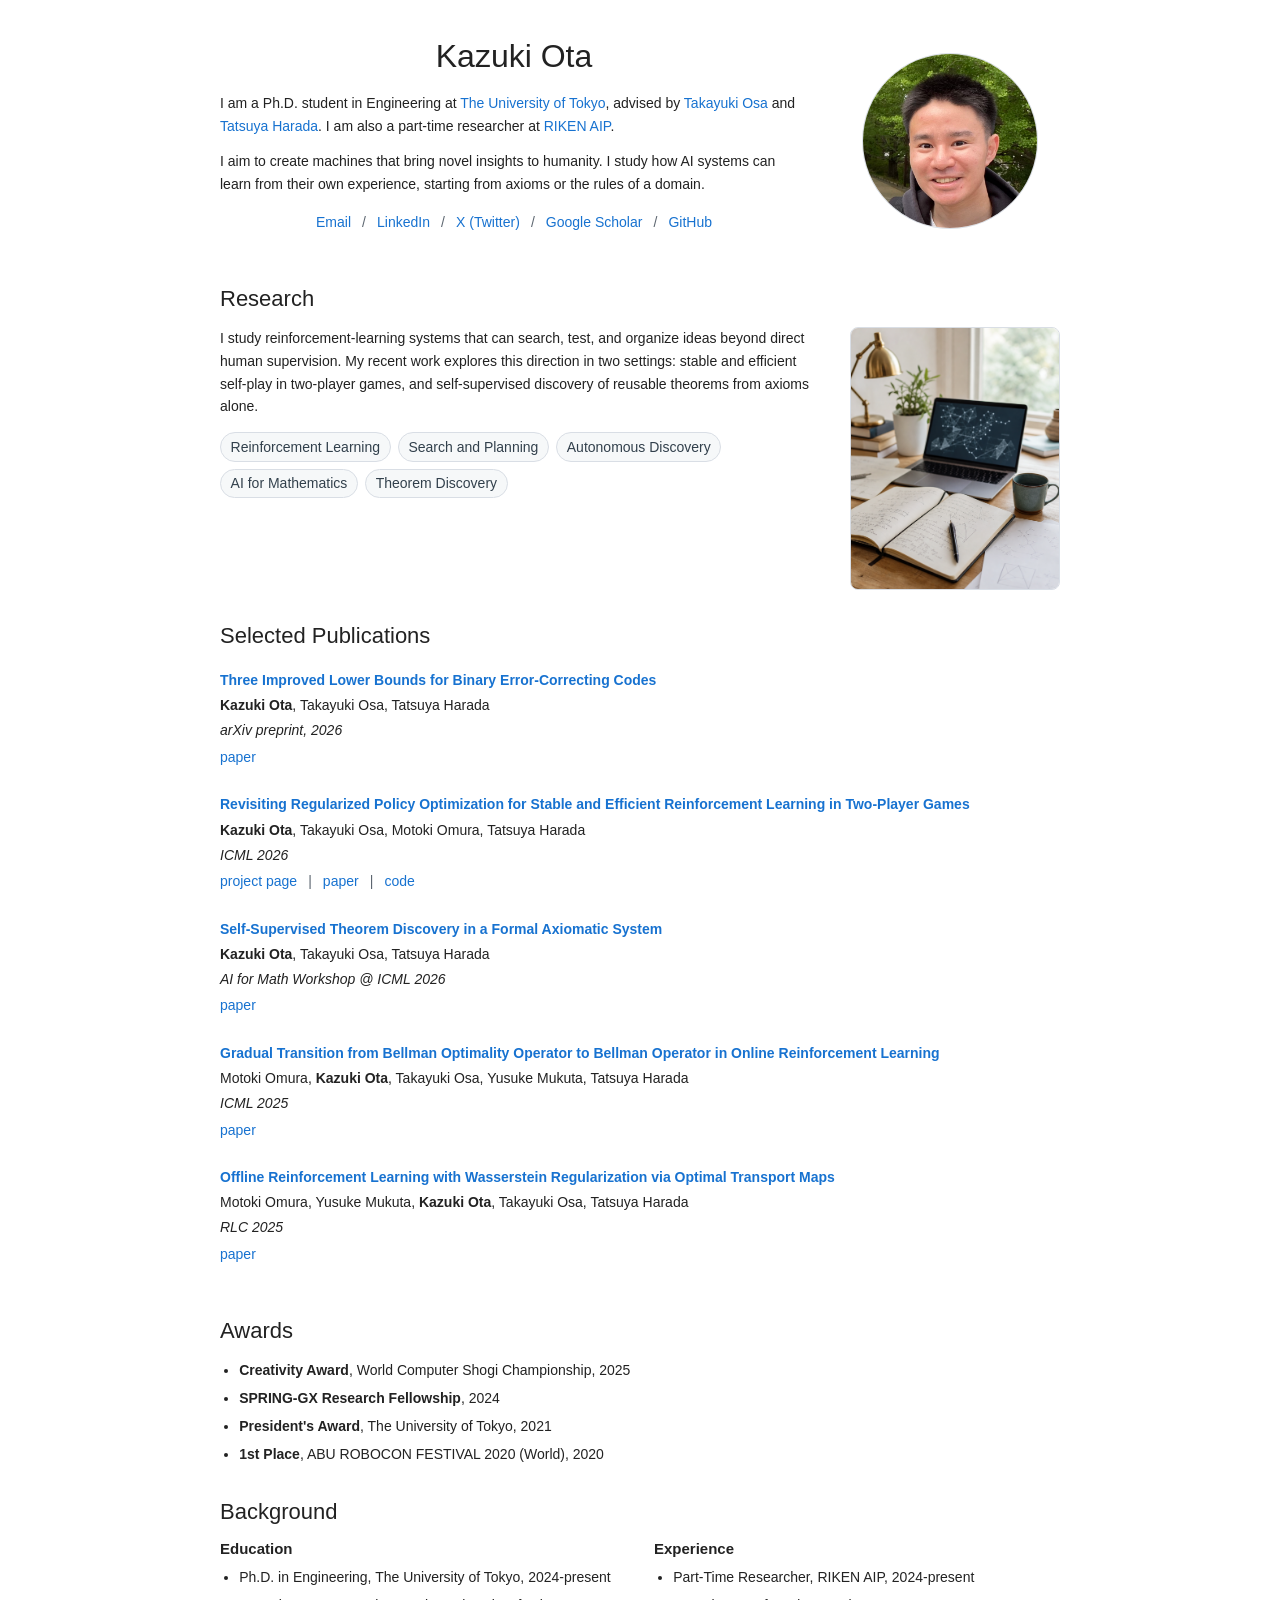
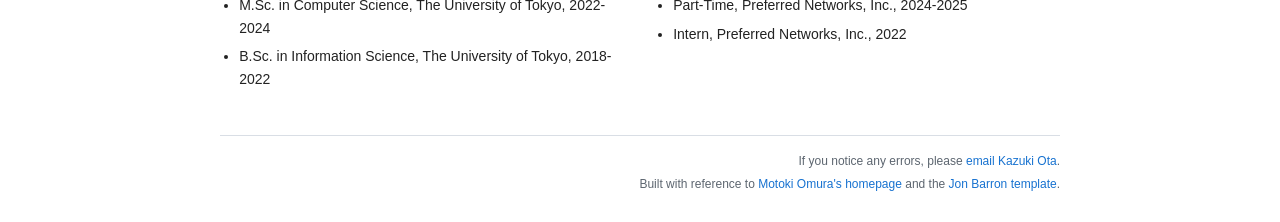
<file: index.html>
<!DOCTYPE html>
<html lang="en">
  <head>
    <!-- Google tag (gtag.js) -->
    <script async src="https://www.googletagmanager.com/gtag/js?id=G-ZYWMTQJR9X"></script>
    <script>
      window.dataLayer = window.dataLayer || [];
      function gtag(){dataLayer.push(arguments);}
      gtag("js", new Date());

      gtag("config", "G-ZYWMTQJR9X");
    </script>
    <meta charset="UTF-8" />
    <meta name="viewport" content="width=device-width, initial-scale=1" />
    <title>Kazuki Ota</title>
    <meta name="author" content="Kazuki Ota" />
    <meta
      name="description"
      content="Personal homepage of Kazuki Ota."
    />
    <meta property="og:type" content="website" />
    <meta property="og:title" content="Kazuki Ota" />
    <meta
      property="og:description"
      content="Personal homepage of Kazuki Ota."
    />
    <meta property="og:url" content="https://kazukiohta.github.io/" />
    <meta name="twitter:card" content="summary" />
    <meta name="twitter:title" content="Kazuki Ota" />
    <meta
      name="twitter:description"
      content="Personal homepage of Kazuki Ota."
    />
    <link rel="stylesheet" href="./stylesheet.css" />
  </head>
  <body>
    <main class="page">
      <section class="intro" aria-labelledby="name">
        <div class="intro-copy">
          <h1 id="name">Kazuki Ota</h1>
          <p>
            I am a Ph.D. student in Engineering at
            <a href="https://www.u-tokyo.ac.jp/en/">The University of Tokyo</a>,
            advised by
            <a href="https://takaosa.github.io/about.html">Takayuki Osa</a>
            and
            <a href="https://www.mi.t.u-tokyo.ac.jp/harada/">Tatsuya Harada</a>.
            I am also a part-time researcher at
            <a href="https://aip.riken.jp/">RIKEN AIP</a>.
          </p>
          <p>
            I aim to create machines that bring novel insights to humanity. I
            study how AI systems can learn from their own experience, starting
            from axioms or the rules of a domain.
          </p>
          <p class="link-row" aria-label="Profile links">
            <a href="mailto:ota@mi.t.u-tokyo.ac.jp">Email</a>
            <span>/</span>
            <a href="https://www.linkedin.com/in/kazukiota/">LinkedIn</a>
            <span>/</span>
            <a href="https://x.com/kazukiota0">X (Twitter)</a>
            <span>/</span>
            <a href="https://scholar.google.com/citations?user=C-YDpqoAAAAJ">
              Google Scholar
            </a>
            <span>/</span>
            <a href="https://github.com/KazukiOhta">GitHub</a>
          </p>
        </div>
        <a class="portrait-link" href="./assets/images/profile.JPG">
          <img
            class="portrait"
            src="./assets/images/profile.JPG"
            alt="Portrait of Kazuki Ota"
          />
        </a>
      </section>

      <section aria-labelledby="research-heading">
        <h2 id="research-heading">Research</h2>
        <div class="research-layout">
          <div>
            <p>
              I study reinforcement-learning systems that can search, test, and
              organize ideas beyond direct human supervision. My recent work
              explores this direction in two settings: stable and efficient
              self-play in two-player games, and self-supervised discovery of
              reusable theorems from axioms alone.
            </p>
            <p class="topic-list">
              <span>Reinforcement Learning</span>
              <span>Search and Planning</span>
              <span>Autonomous Discovery</span>
              <span>AI for Mathematics</span>
              <span>Theorem Discovery</span>
            </p>
          </div>
          <figure class="research-figure">
            <img
              src="./assets/images/research-desk.png"
              alt="Research desk with notebook, laptop, and mathematical sketches"
              loading="lazy"
            />
          </figure>
        </div>
      </section>

      <section aria-labelledby="publications-heading">
        <h2 id="publications-heading">Selected Publications</h2>
        <div class="publication-list">
          <article class="publication">
            <p class="paper-title">
              <a href="https://arxiv.org/abs/2610.11609">
                Three Improved Lower Bounds for Binary Error-Correcting Codes
              </a>
            </p>
            <p>
              <strong>Kazuki Ota</strong>, Takayuki Osa, Tatsuya Harada
            </p>
            <p><em>arXiv preprint, 2026</em></p>
            <p class="paper-links">
              <a href="https://arxiv.org/abs/2610.11609">paper</a>
            </p>
          </article>

          <article class="publication">
            <p class="paper-title">
              <a href="./klent/">
                Revisiting Regularized Policy Optimization for Stable and
                Efficient Reinforcement Learning in Two-Player Games
              </a>
            </p>
            <p>
              <strong>Kazuki Ota</strong>, Takayuki Osa, Motoki Omura, Tatsuya
              Harada
            </p>
            <p><em>ICML 2026</em></p>
            <p class="paper-links">
              <a href="./klent/">project page</a>
              <span>|</span>
              <a href="https://arxiv.org/abs/2602.10894">paper</a>
              <span>|</span>
              <a href="https://github.com/KazukiOhta/klent/tree/main">code</a>
            </p>
          </article>

          <article class="publication">
            <p class="paper-title">
              <a href="https://arxiv.org/abs/2606.28747">
                Self-Supervised Theorem Discovery in a Formal Axiomatic System
              </a>
            </p>
            <p>
              <strong>Kazuki Ota</strong>, Takayuki Osa, Tatsuya Harada
            </p>
            <p><em>AI for Math Workshop @ ICML 2026</em></p>
            <p class="paper-links">
              <a href="https://arxiv.org/abs/2606.28747">paper</a>
            </p>
          </article>

          <article class="publication">
            <p class="paper-title">
              <a href="https://arxiv.org/abs/2506.05968">
                Gradual Transition from Bellman Optimality Operator to Bellman
                Operator in Online Reinforcement Learning
              </a>
            </p>
            <p>
              Motoki Omura, <strong>Kazuki Ota</strong>, Takayuki Osa, Yusuke
              Mukuta, Tatsuya Harada
            </p>
            <p><em>ICML 2025</em></p>
            <p class="paper-links">
              <a href="https://arxiv.org/abs/2506.05968">paper</a>
            </p>
          </article>

          <article class="publication">
            <p class="paper-title">
              <a href="https://arxiv.org/abs/2507.10843">
                Offline Reinforcement Learning with Wasserstein Regularization
                via Optimal Transport Maps
              </a>
            </p>
            <p>
              Motoki Omura, Yusuke Mukuta, <strong>Kazuki Ota</strong>,
              Takayuki Osa, Tatsuya Harada
            </p>
            <p><em>RLC 2025</em></p>
            <p class="paper-links">
              <a href="https://arxiv.org/abs/2507.10843">paper</a>
            </p>
          </article>
        </div>
      </section>

      <section aria-labelledby="awards-heading">
        <h2 id="awards-heading">Awards</h2>
        <ul class="plain-list">
          <li>
            <strong>Creativity Award</strong>, World Computer Shogi Championship,
            2025
          </li>
          <li><strong>SPRING-GX Research Fellowship</strong>, 2024</li>
          <li>
            <strong>President's Award</strong>, The University of Tokyo, 2021
          </li>
          <li>
            <strong>1st Place</strong>, ABU ROBOCON FESTIVAL 2020 (World), 2020
          </li>
        </ul>
      </section>

      <section aria-labelledby="background-heading">
        <h2 id="background-heading">Background</h2>
        <div class="two-column">
          <div>
            <h3>Education</h3>
            <ul class="plain-list">
              <li>
                Ph.D. in Engineering, The University of Tokyo, 2024-present
              </li>
              <li>
                M.Sc. in Computer Science, The University of Tokyo, 2022-2024
              </li>
              <li>
                B.Sc. in Information Science, The University of Tokyo, 2018-2022
              </li>
            </ul>
          </div>
          <div>
            <h3>Experience</h3>
            <ul class="plain-list">
              <li>Part-Time Researcher, RIKEN AIP, 2024-present</li>
              <li>Part-Time, Preferred Networks, Inc., 2024-2025</li>
              <li>Intern, Preferred Networks, Inc., 2022</li>
            </ul>
          </div>
        </div>
      </section>

      <footer>
        <p>
          If you notice any errors, please
          <a href="mailto:ota@mi.t.u-tokyo.ac.jp">email Kazuki Ota</a>.
        </p>
        <p>
          Built with reference to
          <a href="https://motokiomura.github.io/">Motoki Omura's homepage</a>
          and the
          <a href="https://github.com/jonbarron/website">Jon Barron template</a>.
        </p>
      </footer>
    </main>
  </body>
</html>
</file>
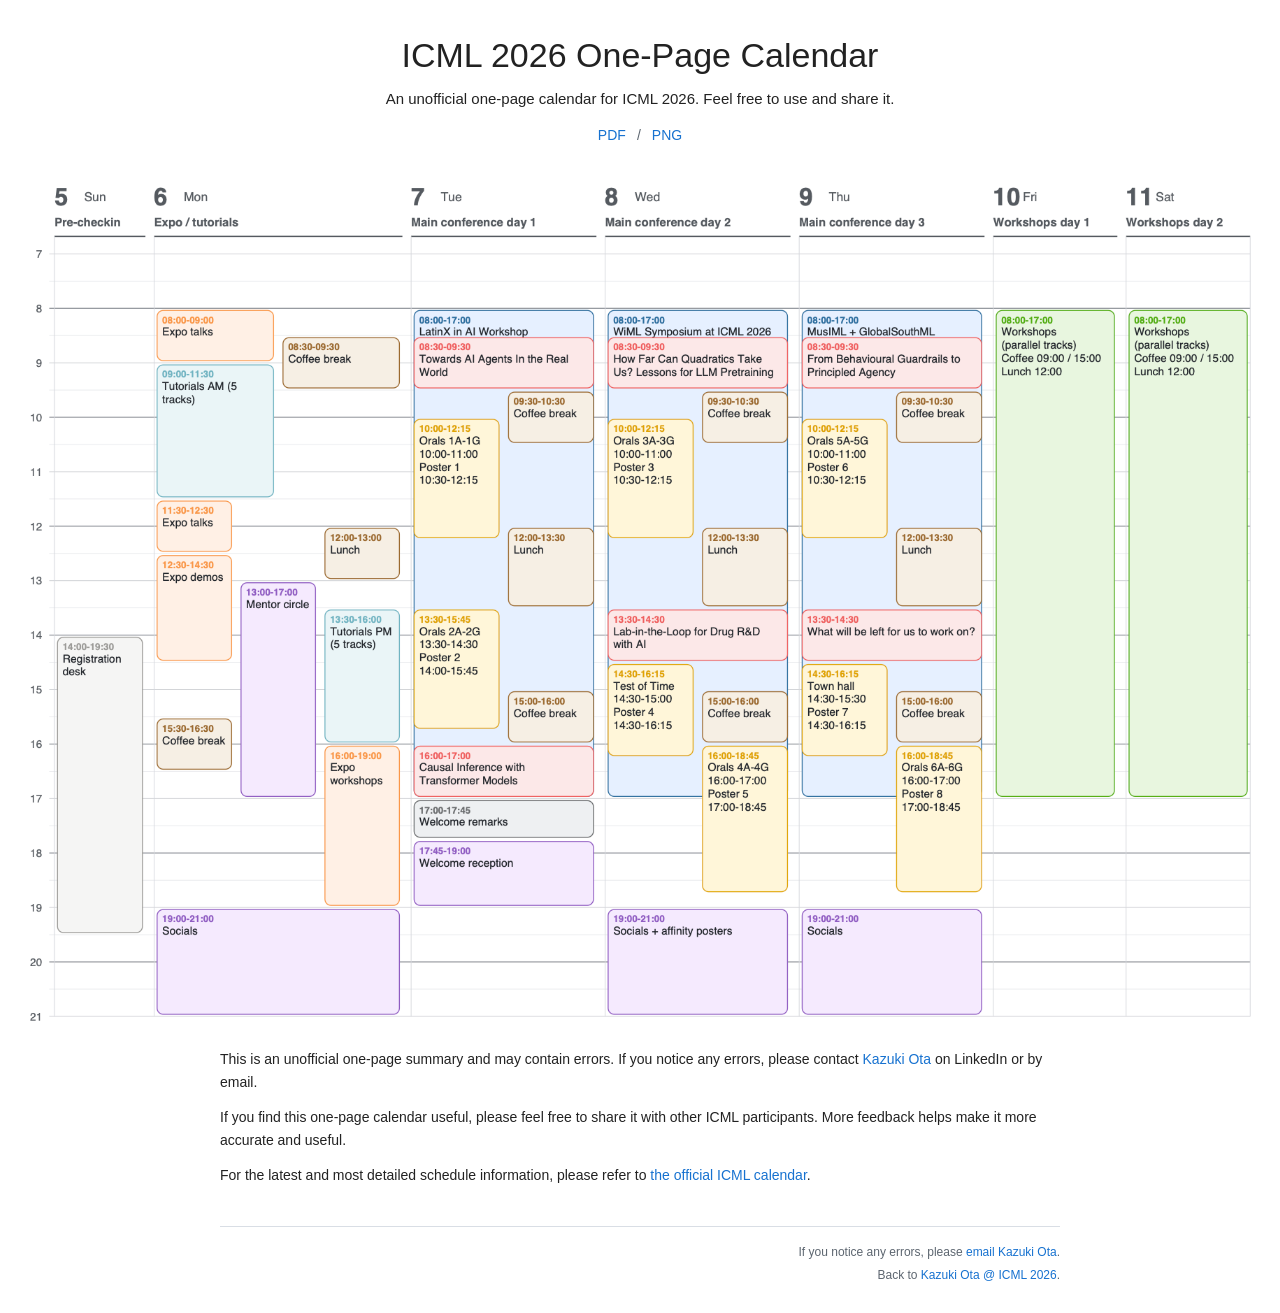
<file: icml-2026-one-page-calendar/index.html>
<!DOCTYPE html>
<html lang="en">
  <head>
    <!-- Google tag (gtag.js) -->
    <script async src="https://www.googletagmanager.com/gtag/js?id=G-ZYWMTQJR9X"></script>
    <script>
      window.dataLayer = window.dataLayer || [];
      function gtag(){dataLayer.push(arguments);}
      gtag("js", new Date());

      gtag("config", "G-ZYWMTQJR9X");
    </script>
    <meta charset="UTF-8" />
    <meta name="viewport" content="width=device-width, initial-scale=1" />
    <title>ICML 2026 One-Page Calendar</title>
    <meta name="author" content="Kazuki Ota" />
    <meta
      name="description"
      content="An unofficial one-page calendar for ICML 2026."
    />
    <meta property="og:type" content="website" />
    <meta property="og:title" content="ICML 2026 One-Page Calendar" />
    <meta
      property="og:description"
      content="An unofficial one-page calendar for ICML 2026."
    />
    <meta
      property="og:url"
      content="https://kazukiohta.github.io/icml-2026-one-page-calendar/"
    />
    <meta
      property="og:image"
      content="https://kazukiohta.github.io/icml-2026-one-page-calendar/assets/icml-2026-one-page-calendar-preview-crop.png"
    />
    <meta name="twitter:card" content="summary_large_image" />
    <meta name="twitter:title" content="ICML 2026 One-Page Calendar" />
    <meta
      name="twitter:description"
      content="An unofficial one-page calendar for ICML 2026."
    />
    <meta
      name="twitter:image"
      content="https://kazukiohta.github.io/icml-2026-one-page-calendar/assets/icml-2026-one-page-calendar-preview-crop.png"
    />
    <link rel="stylesheet" href="../stylesheet.css" />
    <link rel="stylesheet" href="./calendar.css" />
  </head>
  <body>
    <main class="schedule-page">
      <header class="schedule-header">
        <h1>ICML 2026 One-Page Calendar</h1>
        <p class="schedule-lede">
          An unofficial one-page calendar for ICML 2026. Feel free to use and
          share it.
        </p>
        <p class="link-row schedule-links" aria-label="Calendar links">
          <a href="./assets/icml-2026-one-page-calendar.pdf">PDF</a>
          <span>/</span>
          <a
            href="./assets/icml-2026-one-page-calendar.png"
            download
          >PNG</a>
        </p>
      </header>

      <figure class="schedule-preview">
        <a href="./assets/icml-2026-one-page-calendar.png">
          <img
            src="./assets/icml-2026-one-page-calendar-preview-crop.png"
            alt="Unofficial one-page calendar for ICML 2026"
          />
        </a>
      </figure>

      <section class="schedule-details" aria-label="Calendar details">
        <p>
          This is an unofficial one-page summary and may contain errors. If you
          notice any errors, please contact
          <a href="https://kazukiohta.github.io/">Kazuki Ota</a> on LinkedIn
          or by email.
        </p>
        <p>
          If you find this one-page calendar useful, please feel free to share
          it with other ICML participants. More feedback helps make it more
          accurate and useful.
        </p>
        <p>
          For the latest and most detailed schedule information, please refer to
          <a href="https://icml.cc/virtual/2026/calendar">the official ICML calendar</a>.
        </p>
      </section>

      <footer>
        <p>
          If you notice any errors, please
          <a href="mailto:ota@mi.t.u-tokyo.ac.jp">email Kazuki Ota</a>.
        </p>
        <p>
          Back to
          <a href="https://kazukiohta.github.io/icml2026/">Kazuki Ota @ ICML 2026</a>.
        </p>
      </footer>
    </main>
  </body>
</html>
</file>
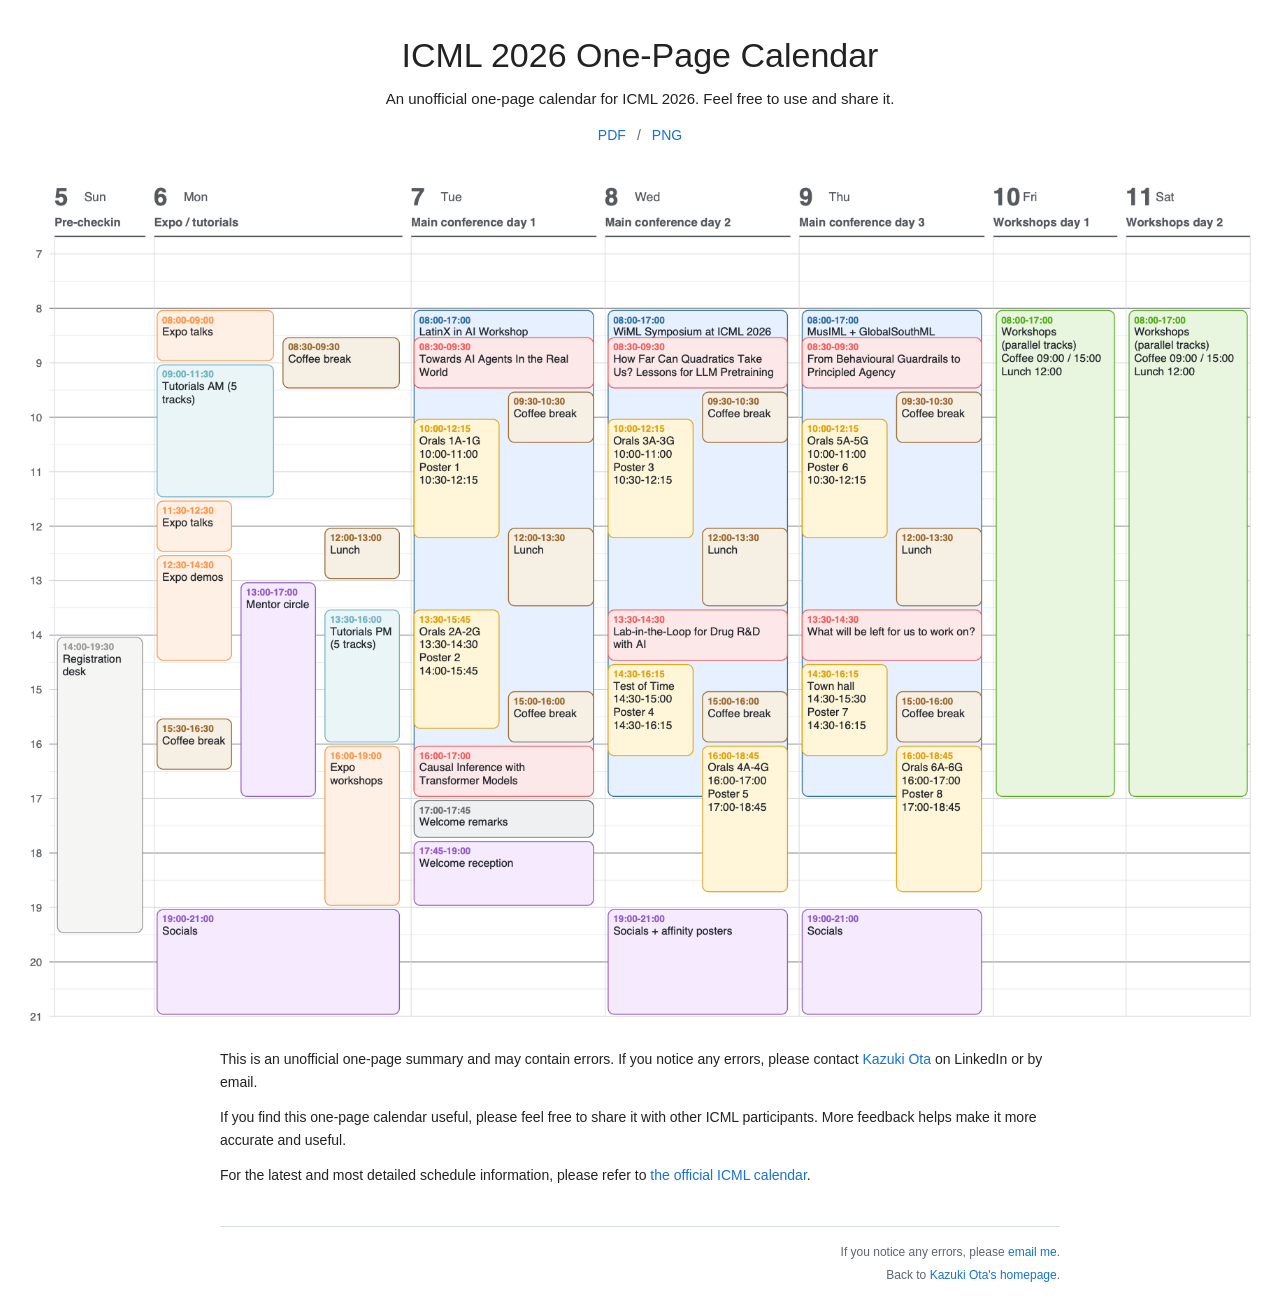
<file: icml-2026-one-page-schedule/index.html>
<!DOCTYPE html>
<html lang="en">
  <head>
    <!-- Google tag (gtag.js) -->
    <script async src="https://www.googletagmanager.com/gtag/js?id=G-ZYWMTQJR9X"></script>
    <script>
      window.dataLayer = window.dataLayer || [];
      function gtag(){dataLayer.push(arguments);}
      gtag("js", new Date());

      gtag("config", "G-ZYWMTQJR9X");
    </script>
    <meta charset="UTF-8" />
    <meta name="viewport" content="width=device-width, initial-scale=1" />
    <title>ICML 2026 One-Page Calendar</title>
    <meta name="author" content="Kazuki Ota" />
    <meta
      name="description"
      content="An unofficial one-page calendar for ICML 2026."
    />
    <meta property="og:type" content="website" />
    <meta property="og:title" content="ICML 2026 One-Page Calendar" />
    <meta
      property="og:description"
      content="An unofficial one-page calendar for ICML 2026."
    />
    <meta
      property="og:url"
      content="https://kazukiohta.github.io/icml-2026-one-page-schedule/"
    />
    <meta
      property="og:image"
      content="https://kazukiohta.github.io/icml-2026-one-page-schedule/assets/icml-2026-one-page-calendar-preview-crop.png"
    />
    <meta name="twitter:card" content="summary_large_image" />
    <meta name="twitter:title" content="ICML 2026 One-Page Calendar" />
    <meta
      name="twitter:description"
      content="An unofficial one-page calendar for ICML 2026."
    />
    <meta
      name="twitter:image"
      content="https://kazukiohta.github.io/icml-2026-one-page-schedule/assets/icml-2026-one-page-calendar-preview-crop.png"
    />
    <link rel="stylesheet" href="../stylesheet.css" />
    <link rel="stylesheet" href="./schedule.css" />
  </head>
  <body>
    <main class="schedule-page">
      <header class="schedule-header">
        <h1>ICML 2026 One-Page Calendar</h1>
        <p class="schedule-lede">
          An unofficial one-page calendar for ICML 2026. Feel free to use and
          share it.
        </p>
        <p class="link-row schedule-links" aria-label="Calendar links">
          <a href="./assets/icml-2026-one-page-schedule.pdf">PDF</a>
          <span>/</span>
          <a
            href="./assets/icml-2026-one-page-schedule.png"
            download
          >PNG</a>
        </p>
      </header>

      <figure class="schedule-preview">
        <a href="./assets/icml-2026-one-page-schedule.png">
          <img
            src="./assets/icml-2026-one-page-calendar-preview-crop.png"
            alt="Unofficial one-page calendar for ICML 2026"
          />
        </a>
      </figure>

      <section class="schedule-details" aria-label="Calendar details">
        <p>
          This is an unofficial one-page summary and may contain errors. If you
          notice any errors, please contact
          <a href="https://kazukiohta.github.io/">Kazuki Ota</a> on LinkedIn
          or by email.
        </p>
        <p>
          If you find this one-page calendar useful, please feel free to share
          it with other ICML participants. More feedback helps make it more
          accurate and useful.
        </p>
        <p>
          For the latest and most detailed schedule information, please refer to
          <a href="https://icml.cc/virtual/2026/calendar">the official ICML calendar</a>.
        </p>
      </section>

      <footer>
        <p>
          If you notice any errors, please
          <a href="mailto:ota@mi.t.u-tokyo.ac.jp">email me</a>.
        </p>
        <p>
          Back to
          <a href="https://kazukiohta.github.io/">Kazuki Ota's homepage</a>.
        </p>
      </footer>
    </main>
  </body>
</html>
</file>
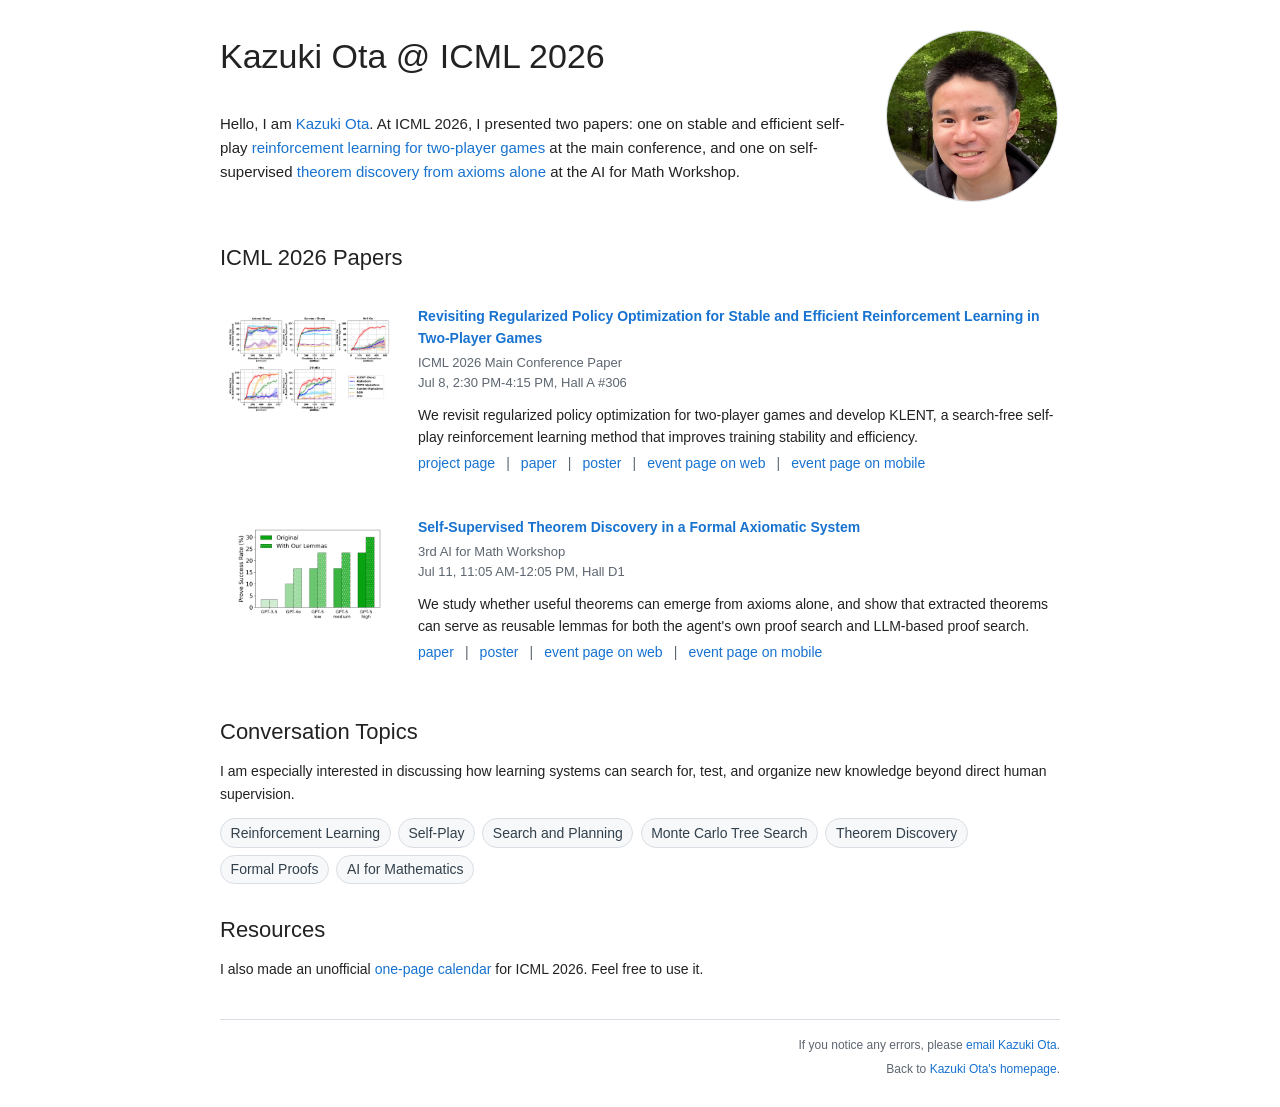
<file: icml2026/index.html>
<!DOCTYPE html>
<html lang="en">
  <head>
    <!-- Google tag (gtag.js) -->
    <script async src="https://www.googletagmanager.com/gtag/js?id=G-ZYWMTQJR9X"></script>
    <script>
      window.dataLayer = window.dataLayer || [];
      function gtag(){dataLayer.push(arguments);}
      gtag("js", new Date());

      gtag("config", "G-ZYWMTQJR9X");
    </script>
    <meta charset="UTF-8" />
    <meta name="viewport" content="width=device-width, initial-scale=1" />
    <title>Kazuki Ota @ ICML 2026</title>
    <meta name="author" content="Kazuki Ota" />
    <meta
      name="description"
      content="Kazuki Ota's ICML 2026 page for reinforcement learning, self-play, and AI for mathematics."
    />
    <meta property="og:type" content="website" />
    <meta property="og:title" content="Kazuki Ota @ ICML 2026" />
    <meta
      property="og:description"
      content="An archive of Kazuki Ota's papers and resources from ICML 2026."
    />
    <meta property="og:url" content="https://kazukiohta.github.io/icml2026/" />
    <meta name="twitter:card" content="summary" />
    <meta name="twitter:title" content="Kazuki Ota @ ICML 2026" />
    <meta
      name="twitter:description"
      content="Reinforcement learning, self-play, and AI for mathematics."
    />
    <link rel="stylesheet" href="../stylesheet.css" />
    <link rel="stylesheet" href="./icml2026.css" />
  </head>
  <body>
    <main class="page icml-page">
      <header class="conference-hero">
        <div class="conference-hero-grid">
          <div class="conference-title">
            <h1>Kazuki Ota @ ICML 2026</h1>
          </div>
          <a class="conference-portrait-link" href="./assets/kazuki-ota-icml.jpg">
            <img
              class="conference-portrait"
              src="./assets/kazuki-ota-icml.jpg"
              alt="Portrait of Kazuki Ota"
            />
          </a>
          <div class="conference-description">
            <p class="conference-lede">
              Hello, I am <a href="../">Kazuki Ota</a>. At ICML 2026, I
              presented two papers: one on stable and efficient self-play
              <a href="#klent-paper">reinforcement learning for two-player games</a>
              at the main conference, and one on self-supervised
              <a href="#theorem-discovery-paper">theorem discovery from axioms alone</a>
              at the AI for Math Workshop.
            </p>
          </div>
        </div>
      </header>

      <section aria-labelledby="papers-heading">
        <h2 id="papers-heading">ICML 2026 Papers</h2>
        <div class="conference-paper-list">
          <article class="conference-paper" id="klent-paper">
            <div class="paper-heading">
              <p class="paper-title">
                <a href="../klent/">
                  Revisiting Regularized Policy Optimization for Stable and
                  Efficient Reinforcement Learning in Two-Player Games
                </a>
              </p>
              <div class="session-info">
                <p>ICML 2026 Main Conference Paper</p>
                <p>Jul 8, 2:30 PM-4:15 PM, Hall A #306</p>
              </div>
            </div>
            <figure class="paper-visual">
              <img
                src="./assets/klent-multi-environment-performance.jpeg"
                alt="Performance comparison across five board games for KLENT"
              />
            </figure>
            <div class="paper-body">
              <p>
                We revisit regularized policy optimization for two-player
                games and develop KLENT, a search-free self-play reinforcement
                learning method that improves training stability and efficiency.
              </p>
              <p class="paper-links">
                <a href="../klent/">project page</a>
                <span>|</span>
                <a href="https://arxiv.org/abs/2602.10894">paper</a>
                <span>|</span>
                <a href="../klent/assets/poster.pdf">poster</a>
                <span>|</span>
                <a href="https://icml.cc/virtual/2026/poster/61227">event page on web</a>
                <span>|</span>
                <a href="icml:///event/61227">event page on mobile</a>
              </p>
            </div>
          </article>

          <article class="conference-paper" id="theorem-discovery-paper">
            <div class="paper-heading">
              <p class="paper-title">
                <a href="https://arxiv.org/abs/2606.28747">
                  Self-Supervised Theorem Discovery in a Formal Axiomatic System
                </a>
              </p>
              <div class="session-info">
                <p>3rd AI for Math Workshop</p>
                <p>Jul 11, 11:05 AM-12:05 PM, Hall D1</p>
              </div>
            </div>
            <figure class="paper-visual">
              <img
                src="./assets/theorem-discovery-success-rate-gpt.png"
                alt="Proof success rate comparison with and without our lemmas"
              />
            </figure>
            <div class="paper-body">
              <p>
                We study whether useful theorems can emerge from axioms alone,
                and show that extracted theorems can serve as reusable lemmas
                for both the agent's own proof search and LLM-based proof
                search.
              </p>
              <p class="paper-links">
                <a href="https://arxiv.org/abs/2606.28747">paper</a>
                <span>|</span>
                <a href="../assets/posters/self-supervised-theorem-discovery-icml2026-workshop-poster.pdf">poster</a>
                <span>|</span>
                <a href="https://icml.cc/virtual/2026/workshop/54102">event page on web</a>
                <span>|</span>
                <a href="icml:///event/82629">event page on mobile</a>
              </p>
            </div>
          </article>
        </div>
      </section>

      <section aria-labelledby="topics-heading">
        <h2 id="topics-heading">Conversation Topics</h2>
        <p>
          I am especially interested in discussing how learning systems can
          search for, test, and organize new knowledge beyond direct human
          supervision.
        </p>
        <p class="topic-list conversation-tags">
          <span>Reinforcement Learning</span>
          <span>Self-Play</span>
          <span>Search and Planning</span>
          <span>Monte Carlo Tree Search</span>
          <span>Theorem Discovery</span>
          <span>Formal Proofs</span>
          <span>AI for Mathematics</span>
        </p>
      </section>

      <section aria-labelledby="resources-heading">
        <h2 id="resources-heading">Resources</h2>
        <p>
          I also made an unofficial
          <a href="../icml-2026-one-page-calendar/">one-page calendar</a>
          for ICML 2026. Feel free to use it.
        </p>
      </section>

      <footer>
        <p>
          If you notice any errors, please
          <a href="mailto:ota@mi.t.u-tokyo.ac.jp">email Kazuki Ota</a>.
        </p>
        <p>Back to <a href="../">Kazuki Ota's homepage</a>.</p>
      </footer>
    </main>
  </body>
</html>
</file>
<file: stylesheet.css>
:root {
  --ink: #222222;
  --muted: #5d6670;
  --line: #d9dee5;
  --link: #1772d0;
  --link-hover: #b35c18;
  --soft: #f6f8f9;
  --accent: #0d7377;
}

* {
  box-sizing: border-box;
}

html {
  color-scheme: light;
}

body {
  margin: 0;
  color: var(--ink);
  background: #ffffff;
  font-family: Lato, Verdana, Helvetica, Arial, sans-serif;
  font-size: 14px;
  line-height: 1.62;
}

a {
  color: var(--link);
  text-decoration: none;
}

a:focus,
a:hover {
  color: var(--link-hover);
}

p {
  margin: 0 0 0.8rem;
}

h1,
h2,
h3 {
  margin: 0;
  font-weight: 400;
  line-height: 1.25;
}

h1 {
  margin-bottom: 1rem;
  text-align: center;
  font-size: 32px;
}

h2 {
  margin: 2rem 0 0.9rem;
  font-size: 22px;
}

h3 {
  margin-bottom: 0.45rem;
  font-size: 15px;
  font-weight: 700;
}

strong,
.paper-title {
  font-weight: 700;
}

.page {
  width: min(840px, calc(100% - 32px));
  margin: 0 auto;
  padding: 36px 0 28px;
}

.intro {
  display: grid;
  grid-template-columns: minmax(0, 1fr) 220px;
  gap: 32px;
  align-items: center;
  padding-bottom: 0.4rem;
}

.intro-copy {
  min-width: 0;
}

.link-row {
  margin-top: 1rem;
  text-align: center;
}

.link-row span,
.paper-links span {
  color: var(--muted);
  margin: 0 0.45rem;
}

.portrait-link {
  display: flex;
  justify-content: center;
}

.portrait {
  display: block;
  width: 176px;
  height: 176px;
  border-radius: 50%;
  object-fit: cover;
  border: 1px solid var(--line);
}

.plain-list {
  margin: 0;
  padding-left: 1.2rem;
}

.plain-list li {
  margin: 0.35rem 0;
}

.research-layout {
  display: grid;
  grid-template-columns: minmax(0, 1fr) 210px;
  gap: 24px;
  align-items: start;
}

.topic-list {
  display: flex;
  flex-wrap: wrap;
  gap: 0.45rem;
  margin-top: 0.9rem;
}

.topic-list span {
  border: 1px solid var(--line);
  border-radius: 999px;
  background: var(--soft);
  padding: 0.15rem 0.6rem;
  color: #32404c;
  white-space: nowrap;
}

.research-figure {
  margin: 0;
}

.research-figure img {
  display: block;
  width: 100%;
  aspect-ratio: 4 / 5;
  object-fit: cover;
  border-radius: 8px;
  border: 1px solid var(--line);
}

.publication {
  display: grid;
  grid-template-columns: 1fr;
  gap: 0.05rem;
  padding: 0.35rem 0 1.1rem;
}

.publication p {
  margin-bottom: 0.1rem;
}

.paper-title {
  margin-bottom: 0.22rem;
}

.paper-links {
  margin-top: 0.1rem;
}

.two-column {
  display: grid;
  grid-template-columns: repeat(2, minmax(0, 1fr));
  gap: 28px;
}

footer {
  margin-top: 2.4rem;
  padding-top: 1rem;
  border-top: 1px solid var(--line);
  color: var(--muted);
  text-align: right;
  font-size: 12px;
}

footer p {
  margin: 0;
}

footer p + p {
  margin-top: 0.25rem;
}

@media (max-width: 680px) {
  .page {
    width: min(100% - 24px, 840px);
    padding-top: 24px;
  }

  .intro,
  .research-layout,
  .two-column {
    grid-template-columns: 1fr;
  }

  .intro {
    gap: 18px;
  }

  .portrait-link {
    order: -1;
  }

  .portrait {
    width: 148px;
    height: 148px;
  }

  .research-figure img {
    max-height: 260px;
  }

  footer {
    text-align: left;
  }
}
</file>
<file: icml-2026-one-page-calendar/calendar.css>
.schedule-page {
  width: min(100% - 32px, 1640px);
  margin: 0 auto;
  padding: 34px 0 28px;
}

.schedule-header {
  width: min(840px, 100%);
  margin: 0 auto 1.4rem;
  text-align: center;
}

.schedule-header h1 {
  margin-bottom: 0.65rem;
  font-size: 34px;
}

.schedule-lede {
  color: var(--ink);
  font-size: 15px;
}

.schedule-note {
  color: var(--muted);
}

.schedule-links {
  margin-top: 0.8rem;
}

.schedule-preview {
  margin: 1.4rem auto 0;
}

.schedule-preview a {
  display: block;
}

.schedule-preview img {
  display: block;
  width: 100%;
  max-width: 1540px;
  height: auto;
  margin: 0 auto;
}

.schedule-details {
  width: min(840px, 100%);
  margin: 1.2rem auto 0;
}

.schedule-page footer {
  width: min(840px, 100%);
  margin-right: auto;
  margin-left: auto;
}

@media (max-width: 680px) {
  .schedule-page {
    width: min(100% - 24px, 1640px);
    padding-top: 24px;
  }

  .schedule-header {
    text-align: left;
  }

  .schedule-header h1 {
    text-align: left;
    font-size: 28px;
  }

  .schedule-links {
    text-align: left;
  }

  .schedule-preview img {
    width: 100%;
    max-width: 100%;
  }
}
</file>
<file: icml-2026-one-page-schedule/schedule.css>
.schedule-page {
  width: min(100% - 32px, 1640px);
  margin: 0 auto;
  padding: 34px 0 28px;
}

.schedule-header {
  width: min(840px, 100%);
  margin: 0 auto 1.4rem;
  text-align: center;
}

.schedule-header h1 {
  margin-bottom: 0.65rem;
  font-size: 34px;
}

.schedule-lede {
  color: var(--ink);
  font-size: 15px;
}

.schedule-note {
  color: var(--muted);
}

.schedule-links {
  margin-top: 0.8rem;
}

.schedule-preview {
  margin: 1.4rem auto 0;
}

.schedule-preview a {
  display: block;
}

.schedule-preview img {
  display: block;
  width: 100%;
  max-width: 1540px;
  height: auto;
  margin: 0 auto;
}

.schedule-details {
  width: min(840px, 100%);
  margin: 1.2rem auto 0;
}

.schedule-page footer {
  width: min(840px, 100%);
  margin-right: auto;
  margin-left: auto;
}

@media (max-width: 680px) {
  .schedule-page {
    width: min(100% - 24px, 1640px);
    padding-top: 24px;
  }

  .schedule-header {
    text-align: left;
  }

  .schedule-header h1 {
    text-align: left;
    font-size: 28px;
  }

  .schedule-links {
    text-align: left;
  }

  .schedule-preview img {
    width: 100%;
    max-width: 100%;
  }
}
</file>
<file: icml2026/icml2026.css>
.icml-page {
  padding-top: 30px;
}

.conference-hero {
  position: relative;
  margin-bottom: 1.8rem;
  padding: 0 0 0.6rem;
}

.conference-hero-grid {
  display: grid;
  grid-template-columns: minmax(0, 1fr) 176px;
  column-gap: 34px;
  row-gap: 0.7rem;
  align-items: center;
}

.conference-title,
.conference-description {
  grid-column: 1;
  min-width: 0;
}

.conference-hero h1 {
  margin-bottom: 0.9rem;
  text-align: left;
  font-size: 34px;
}

.venue {
  color: var(--muted);
  font-size: 13px;
}

.conference-lede {
  font-size: 15px;
}

.conference-portrait-link {
  display: flex;
  grid-column: 2;
  grid-row: 1 / span 2;
  align-self: center;
  justify-content: center;
}

.conference-portrait {
  display: block;
  width: 172px;
  height: 172px;
  border: 1px solid var(--line);
  border-radius: 50%;
  object-fit: cover;
}

.conference-paper {
  display: grid;
  grid-template-columns: 178px minmax(0, 1fr);
  grid-template-areas:
    "visual heading"
    "visual body";
  column-gap: 20px;
  row-gap: 0.25rem;
  padding: 1.2rem 0;
}

.conference-paper p {
  margin-bottom: 0.2rem;
}

.conference-paper .venue {
  margin-bottom: 0.25rem;
}

.session-info {
  margin: 0.2rem 0 0.45rem;
  color: var(--muted);
  font-size: 13px;
  line-height: 1.48;
}

.session-info p {
  margin-bottom: 0.05rem;
}

.paper-visual {
  align-self: start;
  grid-area: visual;
  margin: 0;
}

.paper-visual img {
  display: block;
  width: 100%;
  height: 118px;
  background: #ffffff;
  object-fit: contain;
  padding: 8px;
}

.paper-heading {
  grid-area: heading;
  min-width: 0;
}

.paper-body {
  grid-area: body;
  min-width: 0;
}

.conversation-tags {
  margin-top: 0.75rem;
}

.icml-page footer span {
  color: var(--muted);
  margin: 0 0.35rem;
}

@media (max-width: 680px) {
  .icml-page {
    padding-top: 24px;
  }

  .conference-hero-grid,
  .conference-paper {
    grid-template-columns: 1fr;
  }

  .conference-paper {
    grid-template-areas:
      "heading"
      "visual"
      "body";
    row-gap: 0.9rem;
  }

  .conference-hero-grid {
    gap: 18px;
  }

  .conference-title,
  .conference-description,
  .conference-portrait-link {
    grid-column: 1;
  }

  .conference-title {
    order: 1;
  }

  .conference-portrait-link {
    grid-row: auto;
    order: 2;
    justify-content: center;
  }

  .conference-description {
    order: 3;
  }

  .conference-portrait {
    width: 142px;
    height: 142px;
  }

  .conference-hero h1 {
    font-size: 28px;
  }

  .paper-visual img {
    height: auto;
    max-height: 220px;
  }

  .paper-visual,
  .paper-heading,
  .paper-body {
    grid-column: 1;
  }
}
</file>
